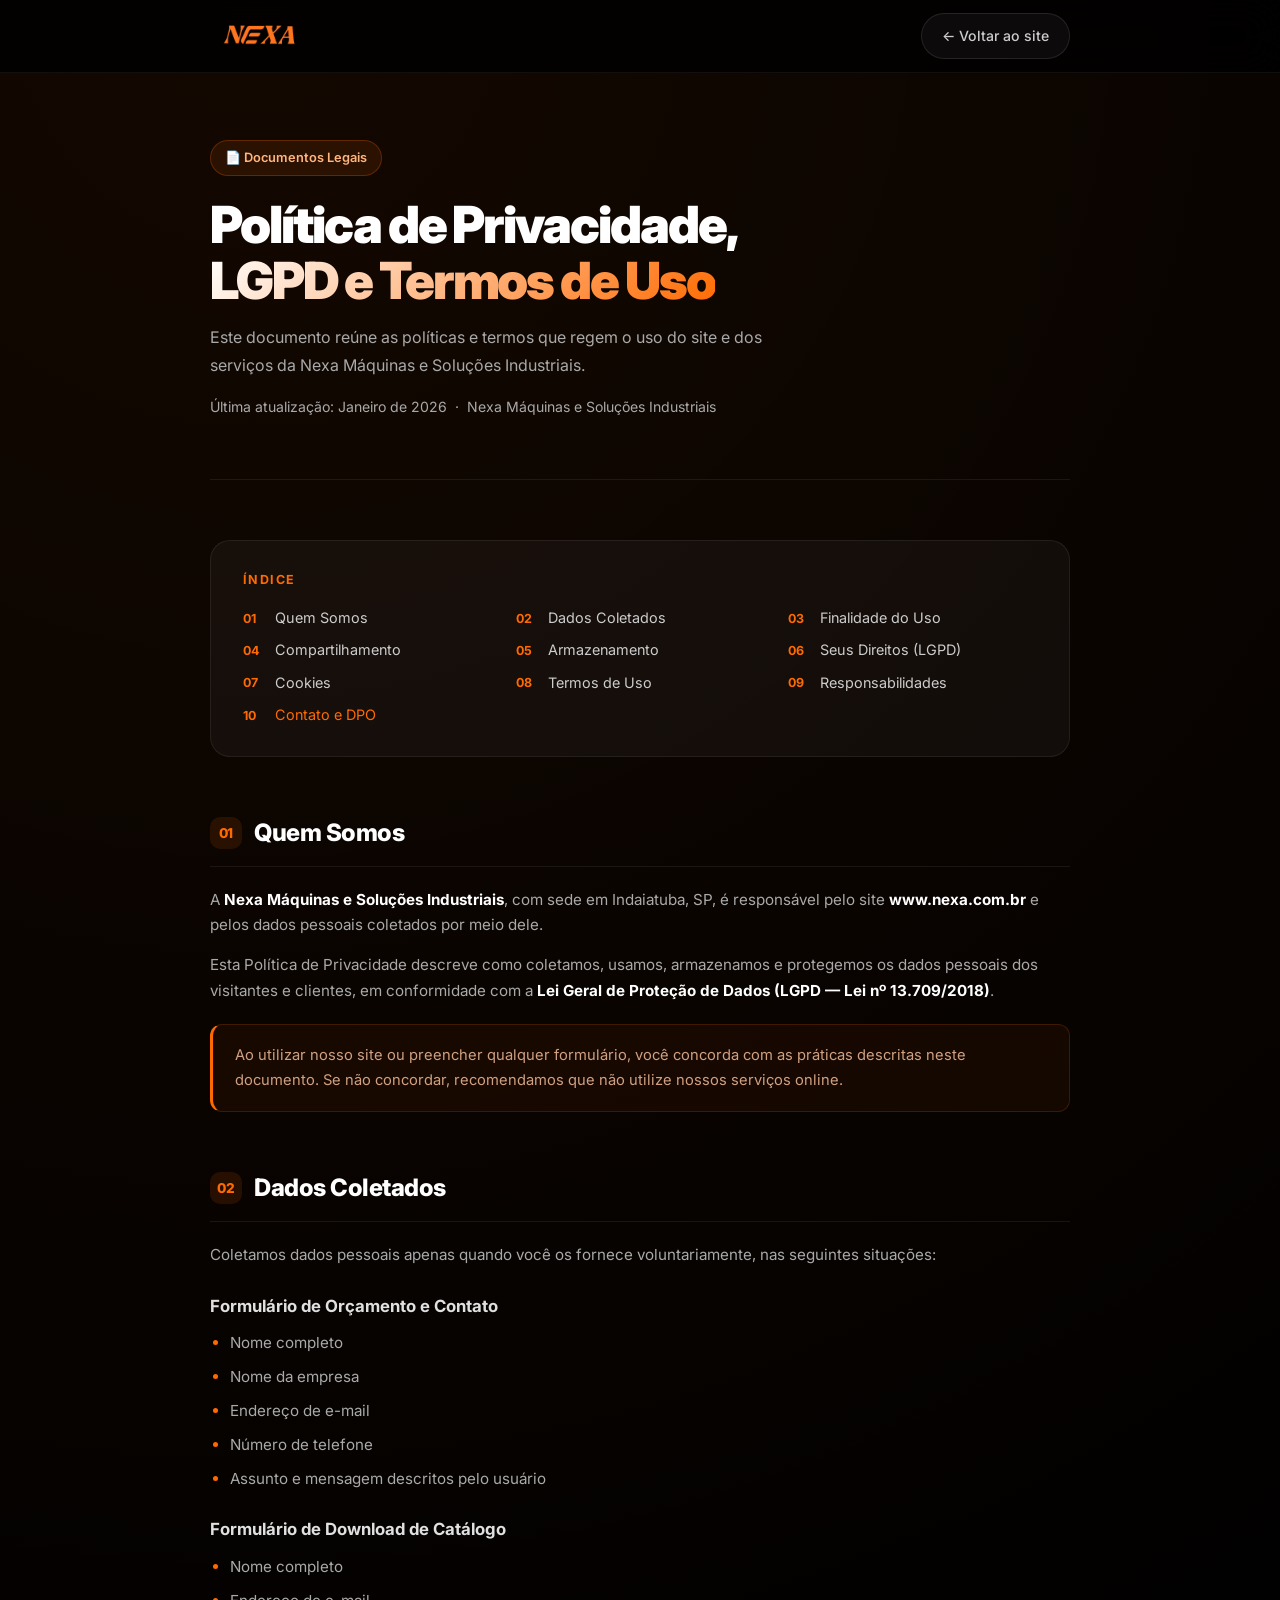
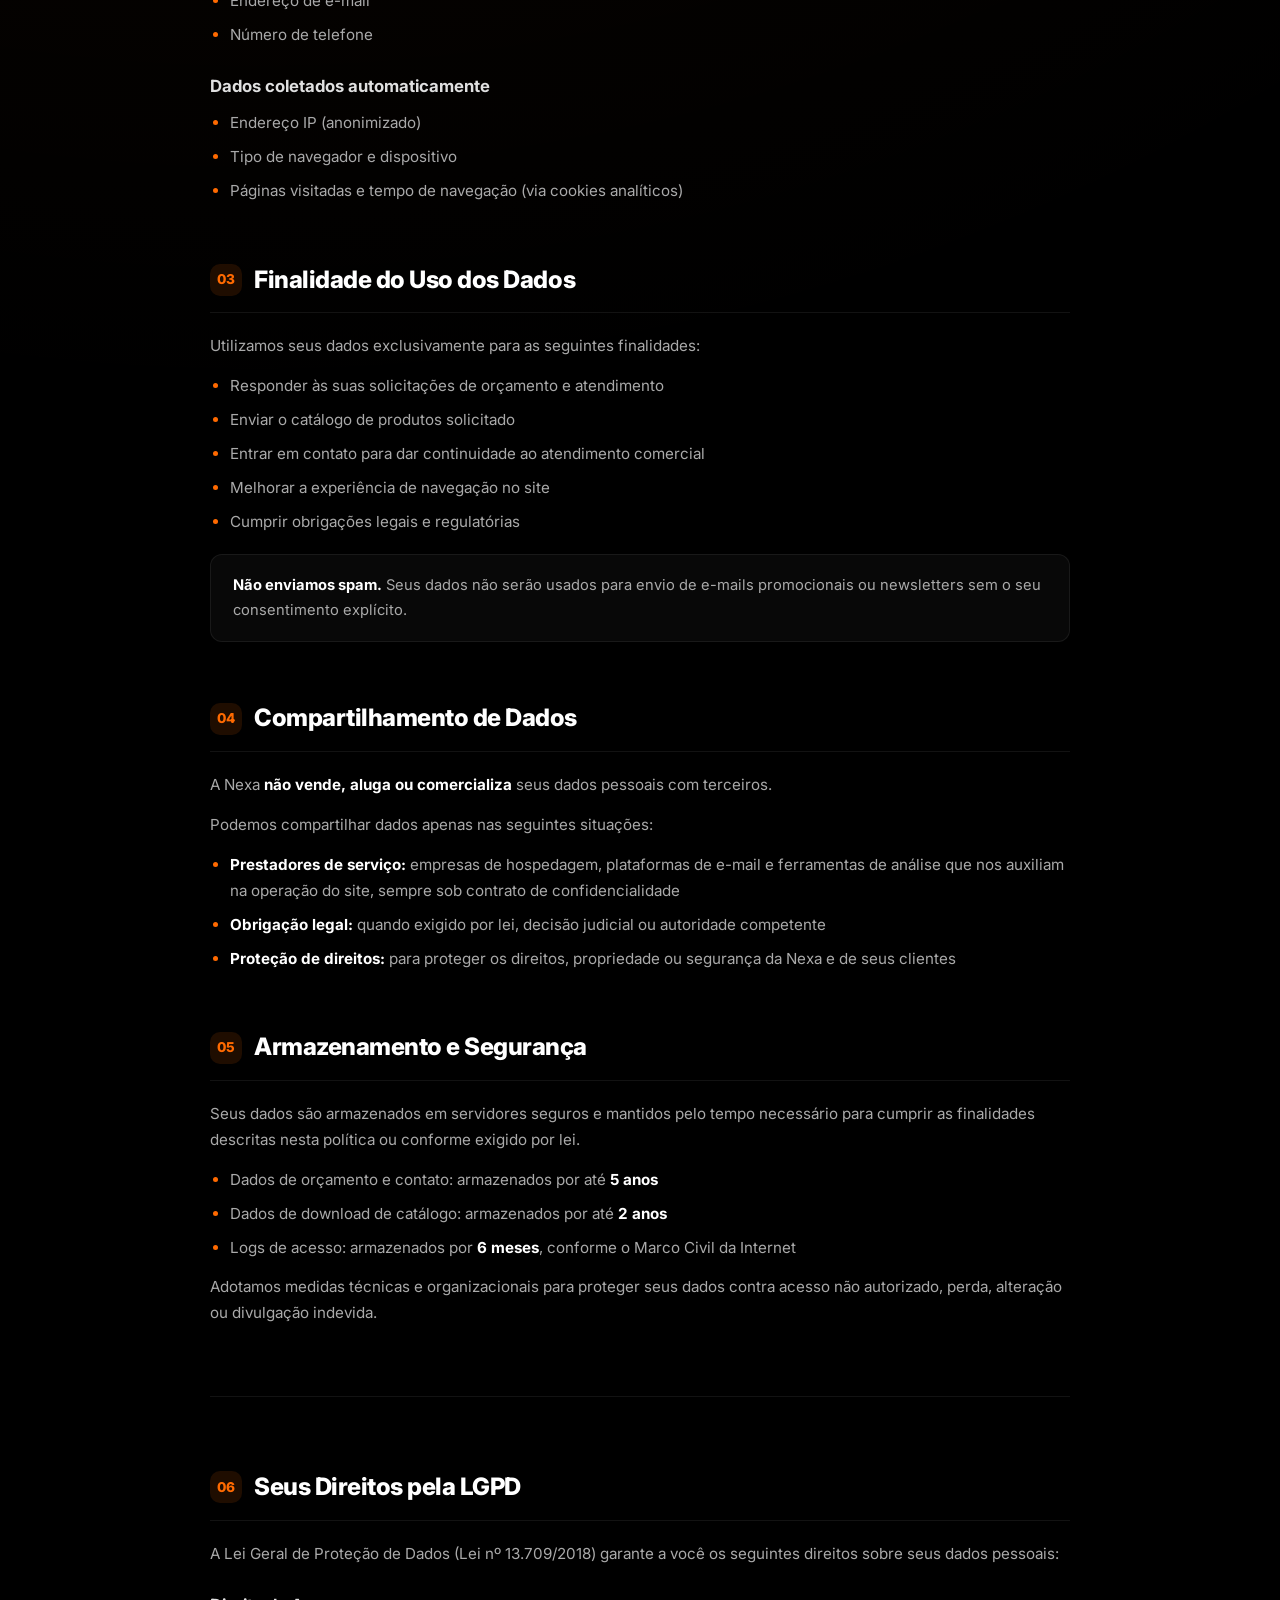
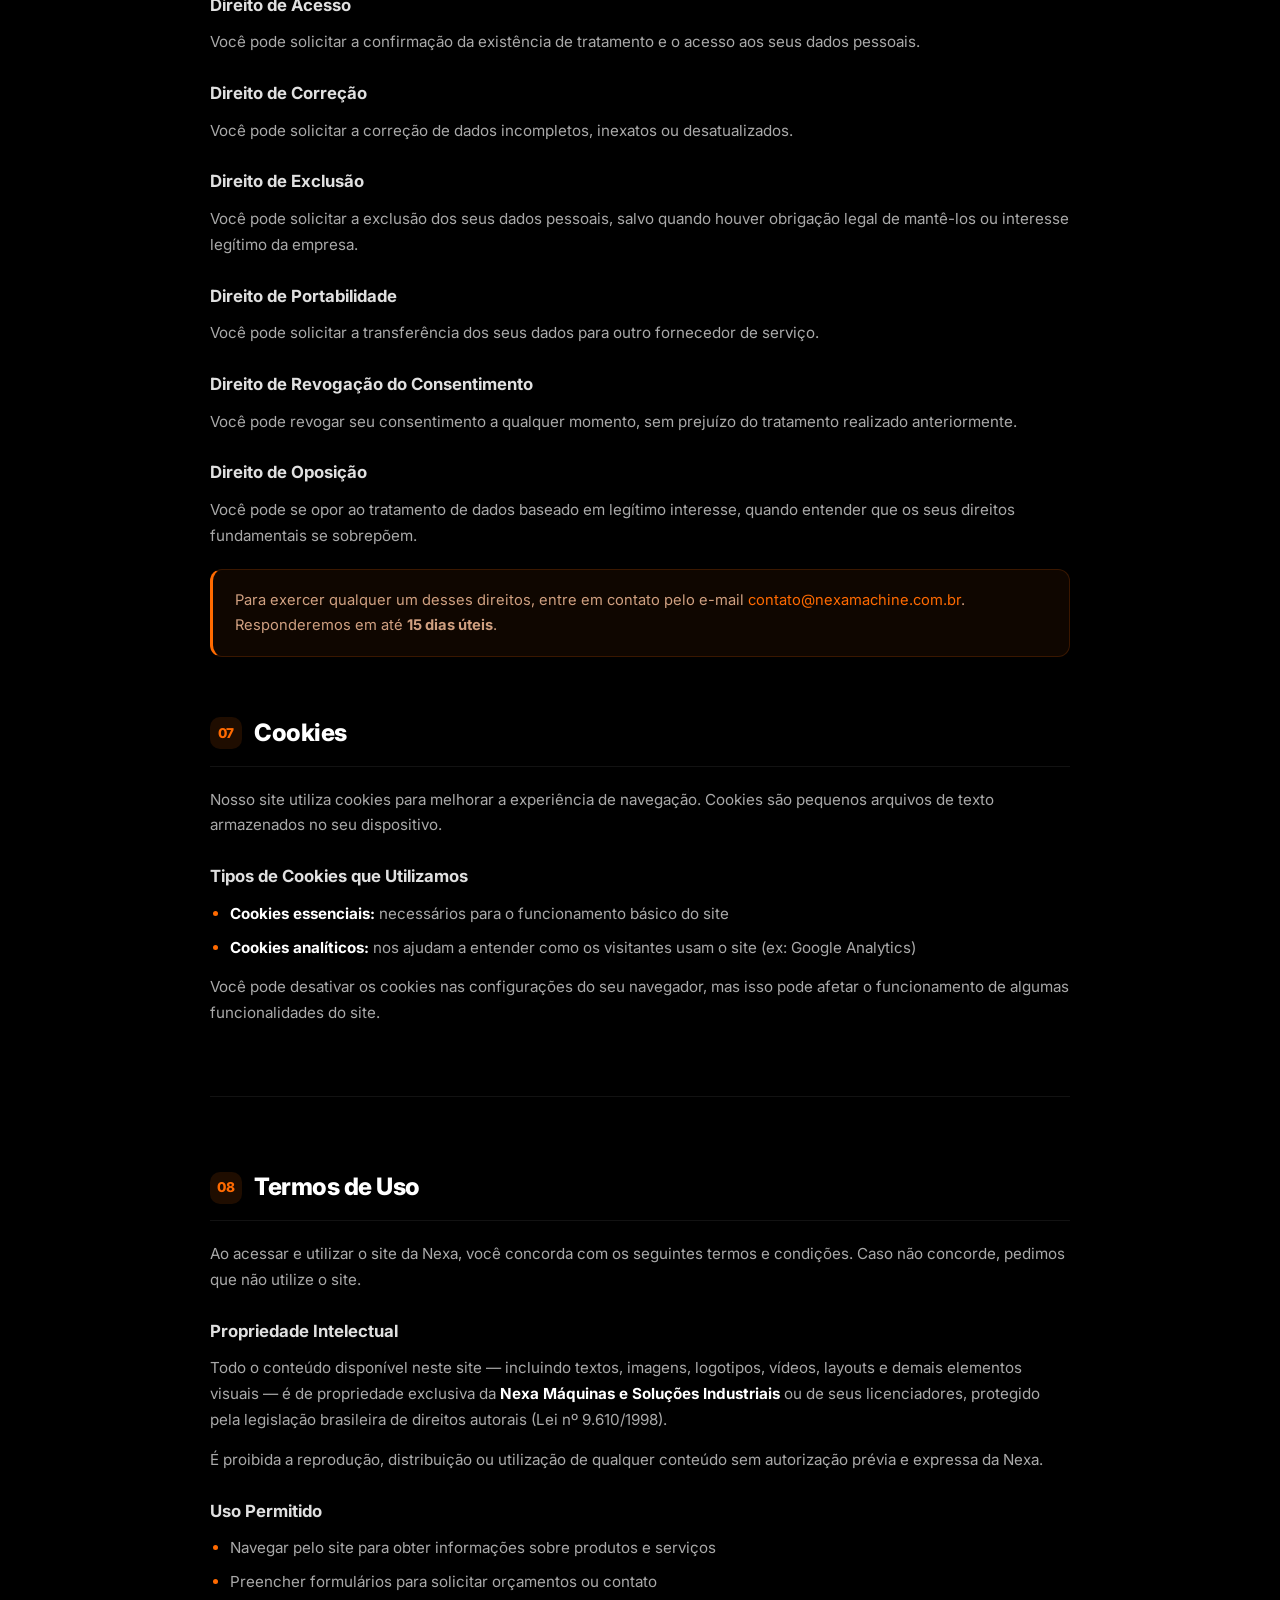
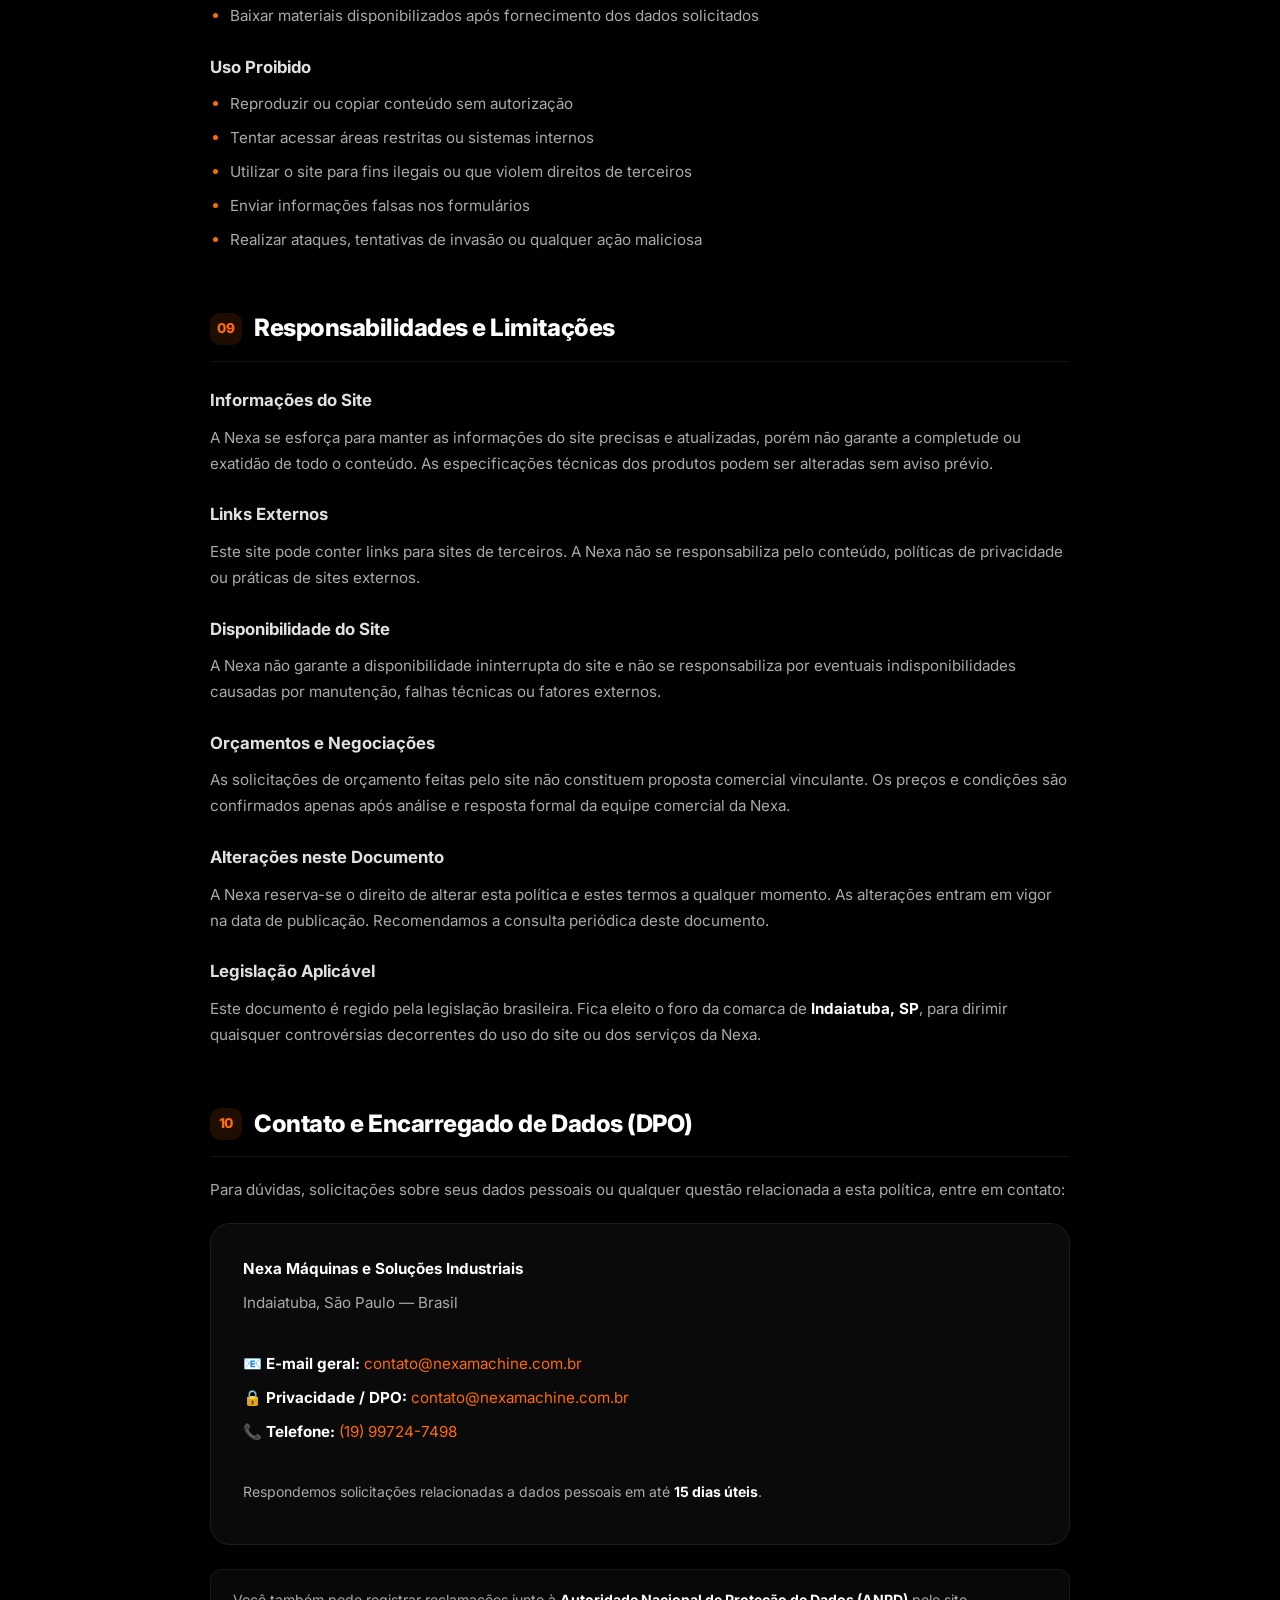
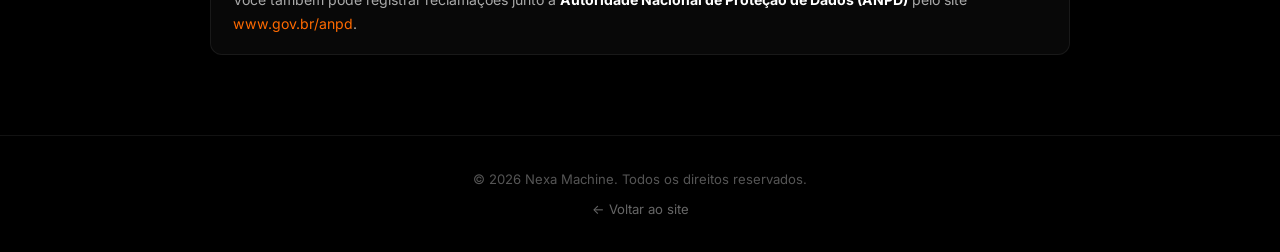
<file: politica-privacidade.html>
<!DOCTYPE html>
<html lang="pt-BR">
<head>
  <meta charset="UTF-8" />
  <meta name="viewport" content="width=device-width, initial-scale=1.0" />
  <title>Política de Privacidade, LGPD e Termos de Uso | Nexa</title>
  <meta name="description" content="Política de Privacidade, conformidade com a LGPD e Termos de Uso da Nexa Máquinas e Soluções Industriais." />
  <link rel="preconnect" href="https://fonts.googleapis.com">
  <link rel="preconnect" href="https://fonts.gstatic.com" crossorigin>
  <link href="https://fonts.googleapis.com/css2?family=Inter:wght@400;500;600;700;800;900&display=swap" rel="stylesheet">

  <style>
    :root {
      --bg: #000000;
      --card: rgba(255,255,255,0.04);
      --line: rgba(255,255,255,0.07);
      --text: #ffffff;
      --muted: #a9a9a9;
      --primary: #ff6a00;
      --primary-2: #ff8a1f;
      --radius: 20px;
      --container: 860px;
    }

    * { margin: 0; padding: 0; box-sizing: border-box; }
    html { scroll-behavior: smooth; }

    body {
      font-family: 'Inter', sans-serif;
      background:
        radial-gradient(circle at 20% 0%, rgba(255,106,0,0.08), transparent 30%),
        #000;
      color: var(--text);
      line-height: 1.7;
    }

    a { color: var(--primary); text-decoration: none; }
    a:hover { text-decoration: underline; }

    .container {
      width: min(var(--container), calc(100% - 40px));
      margin: 0 auto;
    }

    /* Header */
    header {
      position: fixed;
      top: 0;
      width: 100%;
      z-index: 100;
      background: rgba(0,0,0,0.80);
      backdrop-filter: blur(20px);
      border-bottom: 1px solid rgba(255,255,255,0.06);
    }

    .nav {
      height: 72px;
      display: flex;
      align-items: center;
      justify-content: space-between;
    }

    .logo {
      font-size: 1.6rem;
      font-weight: 900;
      letter-spacing: -0.04em;
      color: #fff;
      height: 100px; width: auto; 
    }
    .logo span { color: var(--primary); }

    .back-btn {
      display: inline-flex;
      align-items: center;
      gap: 8px;
      padding: 10px 20px;
      border-radius: 999px;
      border: 1px solid rgba(255,255,255,0.10);
      background: rgba(255,255,255,0.04);
      color: #ccc;
      font-size: 0.88rem;
      font-weight: 500;
      transition: .3s;
    }
    .back-btn:hover { color: #fff; border-color: rgba(255,255,255,0.2); text-decoration: none; }

    /* Hero do documento */
    .doc-hero {
      padding: 140px 0 60px;
      border-bottom: 1px solid var(--line);
      margin-bottom: 60px;
    }

    .doc-badge {
      display: inline-block;
      padding: 6px 14px;
      border-radius: 999px;
      background: rgba(255,106,0,0.10);
      border: 1px solid rgba(255,106,0,0.25);
      color: #ffb57d;
      font-size: .8rem;
      font-weight: 600;
      margin-bottom: 20px;
    }

    .doc-hero h1 {
      font-size: clamp(2rem, 5vw, 3.2rem);
      font-weight: 900;
      letter-spacing: -0.04em;
      line-height: 1.1;
      margin-bottom: 16px;
    }

    .doc-hero h1 span {
      background: linear-gradient(135deg, #fff, var(--primary));
      -webkit-background-clip: text;
      background-clip: text;
      -webkit-text-fill-color: transparent;
    }

    .doc-meta {
      color: var(--muted);
      font-size: 0.88rem;
      margin-top: 16px;
    }

    /* Índice */
    .toc {
      background: var(--card);
      border: 1px solid var(--line);
      border-radius: var(--radius);
      padding: 28px 32px;
      margin-bottom: 56px;
    }

    .toc h2 {
      font-size: 0.78rem;
      font-weight: 700;
      letter-spacing: .12em;
      text-transform: uppercase;
      color: var(--primary);
      margin-bottom: 16px;
    }

    .toc ol {
      list-style: none;
      display: grid;
      grid-template-columns: repeat(auto-fit, minmax(200px, 1fr));
      gap: 8px 24px;
      counter-reset: toc;
    }

    .toc ol li {
      counter-increment: toc;
      display: flex;
      align-items: center;
      gap: 8px;
      font-size: 0.9rem;
    }

    .toc ol li::before {
      content: counter(toc, decimal-leading-zero);
      color: var(--primary);
      font-weight: 700;
      font-size: 0.78rem;
      min-width: 24px;
    }

    .toc ol li a {
      color: #ccc;
      transition: .2s;
    }
    .toc ol li a:hover { color: #fff; text-decoration: none; }

    /* Seções do documento */
    .doc-section {
      margin-bottom: 56px;
      scroll-margin-top: 100px;
    }

    .doc-section h2 {
      font-size: 1.5rem;
      font-weight: 800;
      letter-spacing: -0.02em;
      margin-bottom: 20px;
      padding-bottom: 12px;
      border-bottom: 1px solid var(--line);
      display: flex;
      align-items: center;
      gap: 12px;
    }

    .section-num {
      display: inline-flex;
      align-items: center;
      justify-content: center;
      width: 32px;
      height: 32px;
      border-radius: 10px;
      background: rgba(255,106,0,0.12);
      color: var(--primary);
      font-size: 0.85rem;
      font-weight: 800;
      flex-shrink: 0;
    }

    .doc-section h3 {
      font-size: 1.05rem;
      font-weight: 700;
      color: #e0e0e0;
      margin: 24px 0 10px;
    }

    .doc-section p {
      color: var(--muted);
      margin-bottom: 14px;
      font-size: 0.95rem;
    }

    .doc-section ul, .doc-section ol {
      color: var(--muted);
      font-size: 0.95rem;
      padding-left: 20px;
      margin-bottom: 14px;
      display: flex;
      flex-direction: column;
      gap: 8px;
    }

    .doc-section ul li::marker { color: var(--primary); }

    .highlight-box {
      background: rgba(255,106,0,0.06);
      border: 1px solid rgba(255,106,0,0.18);
      border-left: 3px solid var(--primary);
      border-radius: 12px;
      padding: 18px 22px;
      margin: 20px 0;
    }

    .highlight-box p {
      margin: 0;
      color: #d0a080;
      font-size: 0.92rem;
    }

    .info-box {
      background: rgba(255,255,255,0.03);
      border: 1px solid var(--line);
      border-radius: 12px;
      padding: 18px 22px;
      margin: 20px 0;
    }

    .info-box p {
      margin: 0;
      font-size: 0.92rem;
    }

    /* Separador entre documentos */
    .doc-divider {
      border: none;
      border-top: 1px solid var(--line);
      margin: 70px 0;
      position: relative;
    }

    .doc-divider::after {
      content: attr(data-label);
      position: absolute;
      top: 50%;
      left: 50%;
      transform: translate(-50%, -50%);
      background: #000;
      padding: 6px 20px;
      font-size: 0.75rem;
      font-weight: 700;
      letter-spacing: .12em;
      text-transform: uppercase;
      color: var(--primary);
      border: 1px solid rgba(255,106,0,0.20);
      border-radius: 999px;
    }

    /* Contato */
    .contact-card {
      background: var(--card);
      border: 1px solid var(--line);
      border-radius: var(--radius);
      padding: 32px;
      margin-top: 20px;
    }

    .contact-card p { margin-bottom: 8px; }
    .contact-card strong { color: #fff; }

    /* Footer */
    footer {
      border-top: 1px solid var(--line);
      padding: 32px 0;
      text-align: center;
      color: #555;
      font-size: 0.82rem;
      margin-top: 80px;
    }

    footer a { color: #666; }

    @media (max-width: 600px) {
      .toc ol { grid-template-columns: 1fr; }
    }
  </style>
</head>
<body>

<header>
  <div class="container nav">
    <a href="index.html" class="logo"><img src="NEXA.png" height="100px" width="auto" alt="Nexa"></a>
    <a href="index.html" class="back-btn">← Voltar ao site</a>
  </div>
</header>

<main>
  <div class="container">

    <!-- Hero -->
    <div class="doc-hero">
      <div class="doc-badge">📄 Documentos Legais</div>
      <h1>Política de Privacidade,<br><span>LGPD e Termos de Uso</span></h1>
      <p style="color: var(--muted); max-width: 560px; margin-top: 14px;">
        Este documento reúne as políticas e termos que regem o uso do site e dos serviços da Nexa Máquinas e Soluções Industriais.
      </p>
      <p class="doc-meta">
        Última atualização: Janeiro de 2026 &nbsp;·&nbsp; Nexa Máquinas e Soluções Industriais
      </p>
    </div>

    <!-- Índice -->
    <div class="toc">
      <h2>Índice</h2>
      <ol>
        <li><a href="#quem-somos">Quem Somos</a></li>
        <li><a href="#dados-coletados">Dados Coletados</a></li>
        <li><a href="#finalidade">Finalidade do Uso</a></li>
        <li><a href="#compartilhamento">Compartilhamento</a></li>
        <li><a href="#armazenamento">Armazenamento</a></li>
        <li><a href="#direitos">Seus Direitos (LGPD)</a></li>
        <li><a href="#cookies">Cookies</a></li>
        <li><a href="#termos">Termos de Uso</a></li>
        <li><a href="#responsabilidades">Responsabilidades</a></li>
        <li><a href="#contato-dpo">Contato e DPO</a></li>
      </ol>
    </div>

    <!-- ===== POLÍTICA DE PRIVACIDADE ===== -->

    <div class="doc-section" id="quem-somos">
      <h2><span class="section-num">01</span> Quem Somos</h2>
      <p>
        A <strong style="color:#fff">Nexa Máquinas e Soluções Industriais</strong>, com sede em Indaiatuba, SP, é responsável pelo site
        <strong style="color:#fff">www.nexa.com.br</strong> e pelos dados pessoais coletados por meio dele.
      </p>
      <p>
        Esta Política de Privacidade descreve como coletamos, usamos, armazenamos e protegemos os dados pessoais dos
        visitantes e clientes, em conformidade com a <strong style="color:#fff">Lei Geral de Proteção de Dados (LGPD — Lei nº 13.709/2018)</strong>.
      </p>
      <div class="highlight-box">
        <p>
          Ao utilizar nosso site ou preencher qualquer formulário, você concorda com as práticas descritas neste documento.
          Se não concordar, recomendamos que não utilize nossos serviços online.
        </p>
      </div>
    </div>

    <div class="doc-section" id="dados-coletados">
      <h2><span class="section-num">02</span> Dados Coletados</h2>
      <p>Coletamos dados pessoais apenas quando você os fornece voluntariamente, nas seguintes situações:</p>

      <h3>Formulário de Orçamento e Contato</h3>
      <ul>
        <li>Nome completo</li>
        <li>Nome da empresa</li>
        <li>Endereço de e-mail</li>
        <li>Número de telefone</li>
        <li>Assunto e mensagem descritos pelo usuário</li>
      </ul>

      <h3>Formulário de Download de Catálogo</h3>
      <ul>
        <li>Nome completo</li>
        <li>Endereço de e-mail</li>
        <li>Número de telefone</li>
      </ul>

      <h3>Dados coletados automaticamente</h3>
      <ul>
        <li>Endereço IP (anonimizado)</li>
        <li>Tipo de navegador e dispositivo</li>
        <li>Páginas visitadas e tempo de navegação (via cookies analíticos)</li>
      </ul>
    </div>

    <div class="doc-section" id="finalidade">
      <h2><span class="section-num">03</span> Finalidade do Uso dos Dados</h2>
      <p>Utilizamos seus dados exclusivamente para as seguintes finalidades:</p>
      <ul>
        <li>Responder às suas solicitações de orçamento e atendimento</li>
        <li>Enviar o catálogo de produtos solicitado</li>
        <li>Entrar em contato para dar continuidade ao atendimento comercial</li>
        <li>Melhorar a experiência de navegação no site</li>
        <li>Cumprir obrigações legais e regulatórias</li>
      </ul>
      <div class="info-box">
        <p style="color: var(--muted);">
          <strong style="color:#fff">Não enviamos spam.</strong> Seus dados não serão usados para envio de e-mails
          promocionais ou newsletters sem o seu consentimento explícito.
        </p>
      </div>
    </div>

    <div class="doc-section" id="compartilhamento">
      <h2><span class="section-num">04</span> Compartilhamento de Dados</h2>
      <p>
        A Nexa <strong style="color:#fff">não vende, aluga ou comercializa</strong> seus dados pessoais com terceiros.
      </p>
      <p>Podemos compartilhar dados apenas nas seguintes situações:</p>
      <ul>
        <li><strong style="color:#fff">Prestadores de serviço:</strong> empresas de hospedagem, plataformas de e-mail e ferramentas de análise que nos auxiliam na operação do site, sempre sob contrato de confidencialidade</li>
        <li><strong style="color:#fff">Obrigação legal:</strong> quando exigido por lei, decisão judicial ou autoridade competente</li>
        <li><strong style="color:#fff">Proteção de direitos:</strong> para proteger os direitos, propriedade ou segurança da Nexa e de seus clientes</li>
      </ul>
    </div>

    <div class="doc-section" id="armazenamento">
      <h2><span class="section-num">05</span> Armazenamento e Segurança</h2>
      <p>
        Seus dados são armazenados em servidores seguros e mantidos pelo tempo necessário para cumprir
        as finalidades descritas nesta política ou conforme exigido por lei.
      </p>
      <ul>
        <li>Dados de orçamento e contato: armazenados por até <strong style="color:#fff">5 anos</strong></li>
        <li>Dados de download de catálogo: armazenados por até <strong style="color:#fff">2 anos</strong></li>
        <li>Logs de acesso: armazenados por <strong style="color:#fff">6 meses</strong>, conforme o Marco Civil da Internet</li>
      </ul>
      <p>
        Adotamos medidas técnicas e organizacionais para proteger seus dados contra acesso não autorizado,
        perda, alteração ou divulgação indevida.
      </p>
    </div>

    <hr class="doc-divider" data-label="LGPD">

    <!-- ===== LGPD ===== -->

    <div class="doc-section" id="direitos">
      <h2><span class="section-num">06</span> Seus Direitos pela LGPD</h2>
      <p>
        A Lei Geral de Proteção de Dados (Lei nº 13.709/2018) garante a você os seguintes direitos
        sobre seus dados pessoais:
      </p>

      <h3>Direito de Acesso</h3>
      <p>Você pode solicitar a confirmação da existência de tratamento e o acesso aos seus dados pessoais.</p>

      <h3>Direito de Correção</h3>
      <p>Você pode solicitar a correção de dados incompletos, inexatos ou desatualizados.</p>

      <h3>Direito de Exclusão</h3>
      <p>
        Você pode solicitar a exclusão dos seus dados pessoais, salvo quando houver obrigação legal
        de mantê-los ou interesse legítimo da empresa.
      </p>

      <h3>Direito de Portabilidade</h3>
      <p>Você pode solicitar a transferência dos seus dados para outro fornecedor de serviço.</p>

      <h3>Direito de Revogação do Consentimento</h3>
      <p>
        Você pode revogar seu consentimento a qualquer momento, sem prejuízo do tratamento
        realizado anteriormente.
      </p>

      <h3>Direito de Oposição</h3>
      <p>
        Você pode se opor ao tratamento de dados baseado em legítimo interesse, quando entender
        que os seus direitos fundamentais se sobrepõem.
      </p>

      <div class="highlight-box">
        <p>
          Para exercer qualquer um desses direitos, entre em contato pelo e-mail
          <a href="mailto:contato@nexamachine.com.br">contato@nexamachine.com.br</a>.
          Responderemos em até <strong>15 dias úteis</strong>.
        </p>
      </div>
    </div>

    <div class="doc-section" id="cookies">
      <h2><span class="section-num">07</span> Cookies</h2>
      <p>
        Nosso site utiliza cookies para melhorar a experiência de navegação. Cookies são pequenos
        arquivos de texto armazenados no seu dispositivo.
      </p>

      <h3>Tipos de Cookies que Utilizamos</h3>
      <ul>
        <li><strong style="color:#fff">Cookies essenciais:</strong> necessários para o funcionamento básico do site</li>
        <li><strong style="color:#fff">Cookies analíticos:</strong> nos ajudam a entender como os visitantes usam o site (ex: Google Analytics)</li>
      </ul>

      <p>
        Você pode desativar os cookies nas configurações do seu navegador, mas isso pode afetar
        o funcionamento de algumas funcionalidades do site.
      </p>
    </div>

    <hr class="doc-divider" data-label="Termos de Uso">

    <!-- ===== TERMOS DE USO ===== -->

    <div class="doc-section" id="termos">
      <h2><span class="section-num">08</span> Termos de Uso</h2>
      <p>
        Ao acessar e utilizar o site da Nexa, você concorda com os seguintes termos e condições.
        Caso não concorde, pedimos que não utilize o site.
      </p>

      <h3>Propriedade Intelectual</h3>
      <p>
        Todo o conteúdo disponível neste site — incluindo textos, imagens, logotipos, vídeos,
        layouts e demais elementos visuais — é de propriedade exclusiva da
        <strong style="color:#fff">Nexa Máquinas e Soluções Industriais</strong> ou de seus licenciadores,
        protegido pela legislação brasileira de direitos autorais (Lei nº 9.610/1998).
      </p>
      <p>
        É proibida a reprodução, distribuição ou utilização de qualquer conteúdo sem autorização
        prévia e expressa da Nexa.
      </p>

      <h3>Uso Permitido</h3>
      <ul>
        <li>Navegar pelo site para obter informações sobre produtos e serviços</li>
        <li>Preencher formulários para solicitar orçamentos ou contato</li>
        <li>Baixar materiais disponibilizados após fornecimento dos dados solicitados</li>
      </ul>

      <h3>Uso Proibido</h3>
      <ul>
        <li>Reproduzir ou copiar conteúdo sem autorização</li>
        <li>Tentar acessar áreas restritas ou sistemas internos</li>
        <li>Utilizar o site para fins ilegais ou que violem direitos de terceiros</li>
        <li>Enviar informações falsas nos formulários</li>
        <li>Realizar ataques, tentativas de invasão ou qualquer ação maliciosa</li>
      </ul>
    </div>

    <div class="doc-section" id="responsabilidades">
      <h2><span class="section-num">09</span> Responsabilidades e Limitações</h2>

      <h3>Informações do Site</h3>
      <p>
        A Nexa se esforça para manter as informações do site precisas e atualizadas, porém não
        garante a completude ou exatidão de todo o conteúdo. As especificações técnicas dos
        produtos podem ser alteradas sem aviso prévio.
      </p>

      <h3>Links Externos</h3>
      <p>
        Este site pode conter links para sites de terceiros. A Nexa não se responsabiliza pelo
        conteúdo, políticas de privacidade ou práticas de sites externos.
      </p>

      <h3>Disponibilidade do Site</h3>
      <p>
        A Nexa não garante a disponibilidade ininterrupta do site e não se responsabiliza por
        eventuais indisponibilidades causadas por manutenção, falhas técnicas ou fatores externos.
      </p>

      <h3>Orçamentos e Negociações</h3>
      <p>
        As solicitações de orçamento feitas pelo site não constituem proposta comercial vinculante.
        Os preços e condições são confirmados apenas após análise e resposta formal da equipe comercial da Nexa.
      </p>

      <h3>Alterações neste Documento</h3>
      <p>
        A Nexa reserva-se o direito de alterar esta política e estes termos a qualquer momento.
        As alterações entram em vigor na data de publicação. Recomendamos a consulta periódica
        deste documento.
      </p>

      <h3>Legislação Aplicável</h3>
      <p>
        Este documento é regido pela legislação brasileira. Fica eleito o foro da comarca de
        <strong style="color:#fff">Indaiatuba, SP</strong>, para dirimir quaisquer controvérsias decorrentes
        do uso do site ou dos serviços da Nexa.
      </p>
    </div>

    <!-- Contato DPO -->
    <div class="doc-section" id="contato-dpo">
      <h2><span class="section-num">10</span> Contato e Encarregado de Dados (DPO)</h2>
      <p>
        Para dúvidas, solicitações sobre seus dados pessoais ou qualquer questão relacionada
        a esta política, entre em contato:
      </p>

      <div class="contact-card">
        <p><strong>Nexa Máquinas e Soluções Industriais</strong></p>
        <p style="color: var(--muted);">Indaiatuba, São Paulo — Brasil</p>
        <br>
        <p>📧 <strong>E-mail geral:</strong> <a href="mailto:contato@nexamachine.com.br">contato@nexamachine.com.br</a></p>
        <p>🔒 <strong>Privacidade / DPO:</strong> <a href="mailto:contato@nexamachine.com.br">contato@nexamachine.com.br</a></p>
        <p>📞 <strong>Telefone:</strong> <a href="tel:+5519997247498">(19) 99724-7498</a></p>
        <br>
        <p style="color: var(--muted); font-size: 0.88rem;">
          Respondemos solicitações relacionadas a dados pessoais em até <strong style="color:#fff">15 dias úteis</strong>.
        </p>
      </div>

      <div class="info-box" style="margin-top: 24px;">
        <p style="color: var(--muted); font-size: 0.88rem;">
          Você também pode registrar reclamações junto à
          <strong style="color:#fff">Autoridade Nacional de Proteção de Dados (ANPD)</strong>
          pelo site <a href="https://www.gov.br/anpd" target="_blank">www.gov.br/anpd</a>.
        </p>
      </div>
    </div>

  </div>
</main>

<footer>
  <div class="container">
    <p>© 2026 Nexa Machine. Todos os direitos reservados.</p>
    <p style="margin-top: 8px;"><a href="index.html">← Voltar ao site</a></p>
  </div>
</footer>

<script>
  // Destaca o item do índice conforme o scroll
  const sections = document.querySelectorAll('.doc-section');
  const tocLinks = document.querySelectorAll('.toc a');

  const observer = new IntersectionObserver(entries => {
    entries.forEach(entry => {
      if (entry.isIntersecting) {
        tocLinks.forEach(link => {
          link.style.color = link.getAttribute('href') === '#' + entry.target.id ? '#ff6a00' : '';
        });
      }
    });
  }, { threshold: 0.5, rootMargin: '-80px 0px 0px 0px' });

  sections.forEach(s => observer.observe(s));
</script>

</body>
</html>
</file>
